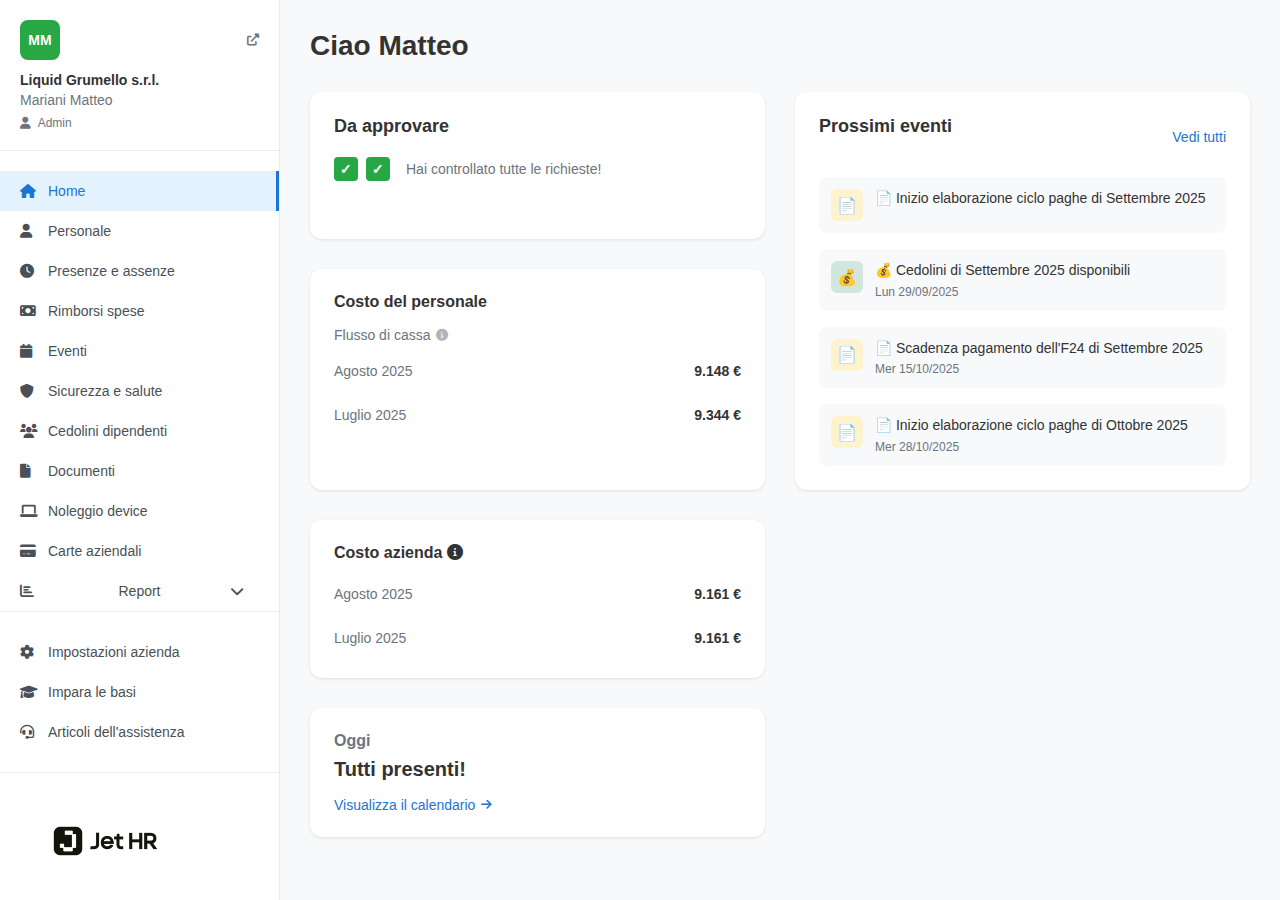
<file: index.html>
<!DOCTYPE html>
<html lang="it">
<head>
    <meta charset="UTF-8">
    <meta name="viewport" content="width=device-width, initial-scale=1.0">
    <title>Dashboard - Jet HR</title>
    <link rel="stylesheet" href="styles.css">
    <link href="https://cdnjs.cloudflare.com/ajax/libs/font-awesome/6.0.0/css/all.min.css" rel="stylesheet">
</head>
<body>
    <div class="dashboard-container">
        <!-- Sidebar -->
        <aside class="sidebar">
            <div class="logo-section">
                <div class="logo-avatar">
                    <span>MM</span>
                    <i class="fas fa-external-link-alt"></i>
                </div>
                <div class="company-info">
                    <div class="company-name">Liquid Grumello s.r.l.</div>
                    <div class="user-name">Mariani Matteo</div>
                    <div class="user-role"><i class="fas fa-user"></i> Admin</div>
                </div>
            </div>
            
            <nav class="nav-menu">
                <ul>
                    <li class="active"><i class="fas fa-home"></i> Home</li>
                    <li><i class="fas fa-user"></i> Personale</li>
                    <li><i class="fas fa-clock"></i> Presenze e assenze</li>
                    <li><i class="fas fa-money-bill"></i> Rimborsi spese</li>
                    <li><i class="fas fa-calendar"></i> Eventi</li>
                    <li><i class="fas fa-shield-alt"></i> Sicurezza e salute</li>
                    <li><i class="fas fa-users"></i> Cedolini dipendenti</li>
                    <li><i class="fas fa-file"></i> Documenti</li>
                    <li><i class="fas fa-laptop"></i> Noleggio device</li>
                    <li><a href="carte-aziendali.html"><i class="fas fa-credit-card"></i> Carte aziendali</a></li>
                    <li class="has-submenu">
                        <i class="fas fa-chart-bar"></i> Report
                        <i class="fas fa-chevron-down"></i>
                    </li>
                </ul>
                
                <div class="bottom-menu">
                    <ul>
                        <li><i class="fas fa-cog"></i> Impostazioni azienda</li>
                        <li><i class="fas fa-graduation-cap"></i> Impara le basi</li>
                        <li><i class="fas fa-headset"></i> Articoli dell'assistenza</li>
                    </ul>
                </div>
            </nav>
            
            <div class="sidebar-footer">
                <div class="jet-hr-logo">
                    <img src="jet.png" alt="Jet HR" class="jet-logo">
                </div>
            </div>
        </aside>

        <!-- Main Content -->
        <main class="main-content">
            <header class="main-header">
                <h1>Ciao Matteo</h1>
            </header>

            <div class="content-grid">
                <!-- Da approvare section -->
                <section class="approval-section">
                    <h2>Da approvare</h2>
                    <div class="approval-items">
                        <div class="approval-item">
                            <div class="checkboxes">
                                <input type="checkbox" id="check1" checked>
                                <label for="check1"></label>
                                <input type="checkbox" id="check2" checked>
                                <label for="check2"></label>
                            </div>
                            <p>Hai controllato tutte le richieste!</p>
                        </div>
                    </div>
                </section>

                <!-- Prossimi eventi section -->
                <section class="events-section">
                    <div class="section-header">
                        <h2>Prossimi eventi</h2>
                        <a href="#" class="view-all">Vedi tutti</a>
                    </div>
                    <div class="events-list">
                        <div class="event-item">
                            <div class="event-icon yellow">📄</div>
                            <div class="event-details">
                                <div class="event-text">📄 Inizio elaborazione ciclo paghe di Settembre 2025</div>
                            </div>
                        </div>
                        <div class="event-item">
                            <div class="event-icon green">💰</div>
                            <div class="event-details">
                                <div class="event-text">💰 Cedolini di Settembre 2025 disponibili</div>
                                <div class="event-date">Lun 29/09/2025</div>
                            </div>
                        </div>
                        <div class="event-item">
                            <div class="event-icon yellow">📄</div>
                            <div class="event-details">
                                <div class="event-text">📄 Scadenza pagamento dell'F24 di Settembre 2025</div>
                                <div class="event-date">Mer 15/10/2025</div>
                            </div>
                        </div>
                        <div class="event-item">
                            <div class="event-icon yellow">📄</div>
                            <div class="event-details">
                                <div class="event-text">📄 Inizio elaborazione ciclo paghe di Ottobre 2025</div>
                                <div class="event-date">Mer 28/10/2025</div>
                            </div>
                        </div>
                    </div>
                </section>

                <!-- Costo del personale section -->
                <section class="costs-section">
                    <h3>Costo del personale</h3>
                    <div class="cost-items">
                        <div class="cost-item">
                            <span class="cost-label">Flusso di cassa <i class="fas fa-info-circle"></i></span>
                        </div>
                        <div class="cost-row">
                            <span>Agosto 2025</span>
                            <span class="amount">9.148 €</span>
                        </div>
                        <div class="cost-row">
                            <span>Luglio 2025</span>
                            <span class="amount">9.344 €</span>
                        </div>
                    </div>
                </section>

                <!-- Costo azienda section -->
                <section class="costs-section">
                    <h3>Costo azienda <i class="fas fa-info-circle"></i></h3>
                    <div class="cost-items">
                        <div class="cost-row">
                            <span>Agosto 2025</span>
                            <span class="amount">9.161 €</span>
                        </div>
                        <div class="cost-row">
                            <span>Luglio 2025</span>
                            <span class="amount">9.161 €</span>
                        </div>
                    </div>
                </section>

                <!-- Tutti presenti section -->
                <section class="attendance-section">
                    <h2>Oggi</h2>
                    <h3>Tutti presenti!</h3>
                    <a href="#" class="calendar-link">Visualizza il calendario <i class="fas fa-arrow-right"></i></a>
                </section>
            </div>
        </main>
    </div>

    <script src="script.js"></script>
</body>
</html>
</file>
<file: styles.css>
* {
    margin: 0;
    padding: 0;
    box-sizing: border-box;
}

body {
    font-family: -apple-system, BlinkMacSystemFont, 'Segoe UI', Roboto, Oxygen, Ubuntu, Cantarell, sans-serif;
    background-color: #f8f9fa;
    color: #333;
}

.dashboard-container {
    display: flex;
    height: 100vh;
}

/* Sidebar Styles */
.sidebar {
    width: 280px;
    background-color: #ffffff;
    border-right: 1px solid #e9ecef;
    display: flex;
    flex-direction: column;
    overflow-y: auto;
}

.logo-section {
    padding: 20px;
    border-bottom: 1px solid #e9ecef;
}

.logo-avatar {
    display: flex;
    align-items: center;
    justify-content: space-between;
    margin-bottom: 12px;
}

.logo-avatar span {
    background-color: #28a745;
    color: white;
    width: 40px;
    height: 40px;
    border-radius: 8px;
    display: flex;
    align-items: center;
    justify-content: center;
    font-weight: bold;
    font-size: 14px;
}

.logo-avatar i {
    color: #6c757d;
    font-size: 12px;
}

.company-info {
    font-size: 14px;
}

.company-name {
    font-weight: 600;
    margin-bottom: 4px;
}

.user-name {
    color: #6c757d;
    margin-bottom: 8px;
}

.user-role {
    color: #6c757d;
    font-size: 12px;
}

.user-role i {
    margin-right: 4px;
}

/* Navigation Menu */
.nav-menu {
    flex: 1;
    padding: 20px 0;
}

.nav-menu ul {
    list-style: none;
}

.nav-menu li {
    padding: 12px 20px;
    cursor: pointer;
    display: flex;
    align-items: center;
    font-size: 14px;
    color: #495057;
    transition: background-color 0.2s;
}

.nav-menu li:hover {
    background-color: #f8f9fa;
}

.nav-menu li.active {
    background-color: #e3f2fd;
    color: #1976d2;
    border-right: 3px solid #1976d2;
}

.nav-menu li i {
    margin-right: 12px;
    width: 16px;
    font-size: 14px;
}

.nav-menu li a {
    color: inherit;
    text-decoration: none;
    display: flex;
    align-items: center;
    width: 100%;
}

.nav-menu li.has-submenu {
    justify-content: space-between;
}

.bottom-menu {
    border-top: 1px solid #e9ecef;
    padding-top: 20px;
}

.sidebar-footer {
    padding: 20px;
    border-top: 1px solid #e9ecef;
}

.jet-hr-logo {
    display: flex;
    align-items: center;
    justify-content: flex-start;
    font-weight: 600;
    color: #333;
}

.jet-hr-logo i {
    margin-right: 8px;
    background-color: #000;
    color: white;
    padding: 6px;
    border-radius: 4px;
    font-size: 12px;
}

.jet-logo {
    height: 96px;
    width: auto;
    object-fit: contain;
}

/* Main Content */
.main-content {
    flex: 1;
    padding: 30px;
    overflow-y: auto;
}

.main-header h1 {
    font-size: 28px;
    font-weight: 600;
    margin-bottom: 30px;
    color: #333;
}

.content-grid {
    display: grid;
    grid-template-columns: 1fr 1fr;
    gap: 30px;
    max-width: 1200px;
}

/* Sections */
section {
    background-color: white;
    border-radius: 12px;
    padding: 24px;
    box-shadow: 0 1px 3px rgba(0, 0, 0, 0.1);
}

section h2 {
    font-size: 18px;
    font-weight: 600;
    margin-bottom: 20px;
    color: #333;
}

section h3 {
    font-size: 16px;
    font-weight: 600;
    margin-bottom: 16px;
    color: #333;
}

/* Approval Section */
.approval-section {
    grid-column: 1;
}

.approval-item {
    display: flex;
    align-items: center;
    gap: 16px;
}

.checkboxes {
    display: flex;
    gap: 8px;
}

.checkboxes input[type="checkbox"] {
    display: none;
}

.checkboxes label {
    width: 24px;
    height: 24px;
    border: 2px solid #28a745;
    border-radius: 4px;
    display: flex;
    align-items: center;
    justify-content: center;
    cursor: pointer;
    background-color: #28a745;
    position: relative;
}

.checkboxes label::after {
    content: '✓';
    color: white;
    font-size: 14px;
    font-weight: bold;
}

.approval-item p {
    color: #6c757d;
    font-size: 14px;
}

/* Events Section */
.events-section {
    grid-column: 2;
    grid-row: 1 / 3;
}

.section-header {
    display: flex;
    justify-content: space-between;
    align-items: center;
    margin-bottom: 20px;
}

.view-all {
    color: #1976d2;
    text-decoration: none;
    font-size: 14px;
    font-weight: 500;
}

.view-all:hover {
    text-decoration: underline;
}

.events-list {
    display: flex;
    flex-direction: column;
    gap: 16px;
}

.event-item {
    display: flex;
    align-items: flex-start;
    gap: 12px;
    padding: 12px;
    border-radius: 8px;
    background-color: #f8f9fa;
}

.event-icon {
    width: 32px;
    height: 32px;
    border-radius: 6px;
    display: flex;
    align-items: center;
    justify-content: center;
    font-size: 16px;
    flex-shrink: 0;
}

.event-icon.yellow {
    background-color: #fff3cd;
}

.event-icon.green {
    background-color: #d1e7dd;
}

.event-details {
    flex: 1;
}

.event-text {
    font-size: 14px;
    color: #333;
    margin-bottom: 4px;
    line-height: 1.4;
}

.event-date {
    font-size: 12px;
    color: #6c757d;
}

/* Costs Sections */
.costs-section {
    background-color: white;
}

.cost-items {
    display: flex;
    flex-direction: column;
    gap: 12px;
}

.cost-item {
    display: flex;
    align-items: center;
    gap: 8px;
}

.cost-label {
    font-size: 14px;
    color: #6c757d;
    display: flex;
    align-items: center;
    gap: 6px;
}

.cost-label i {
    font-size: 12px;
    color: #adb5bd;
}

.cost-row {
    display: flex;
    justify-content: space-between;
    align-items: center;
    padding: 8px 0;
    font-size: 14px;
}

.cost-row span:first-child {
    color: #6c757d;
}

.amount {
    font-weight: 600;
    color: #333;
}

/* Attendance Section */
.attendance-section {
    grid-column: 1;
}

.attendance-section h2 {
    font-size: 16px;
    color: #6c757d;
    margin-bottom: 8px;
}

.attendance-section h3 {
    font-size: 20px;
    margin-bottom: 16px;
}

.calendar-link {
    color: #1976d2;
    text-decoration: none;
    font-size: 14px;
    font-weight: 500;
    display: flex;
    align-items: center;
    gap: 6px;
}

.calendar-link:hover {
    text-decoration: underline;
}

.calendar-link i {
    font-size: 12px;
}

/* Responsive Design */
@media (max-width: 1024px) {
    .content-grid {
        grid-template-columns: 1fr;
    }
    
    .events-section {
        grid-column: 1;
        grid-row: auto;
    }
}

@media (max-width: 768px) {
    .sidebar {
        width: 260px;
    }
    
    .main-content {
        padding: 20px;
    }
    
    .content-grid {
        gap: 20px;
    }
}

@media (max-width: 640px) {
    .dashboard-container {
        flex-direction: column;
    }
    
    .sidebar {
        width: 100%;
        height: auto;
        border-right: none;
        border-bottom: 1px solid #e9ecef;
    }
    
    .nav-menu {
        padding: 10px 0;
    }
    
    .nav-menu li {
        padding: 8px 20px;
    }
}
</file>
